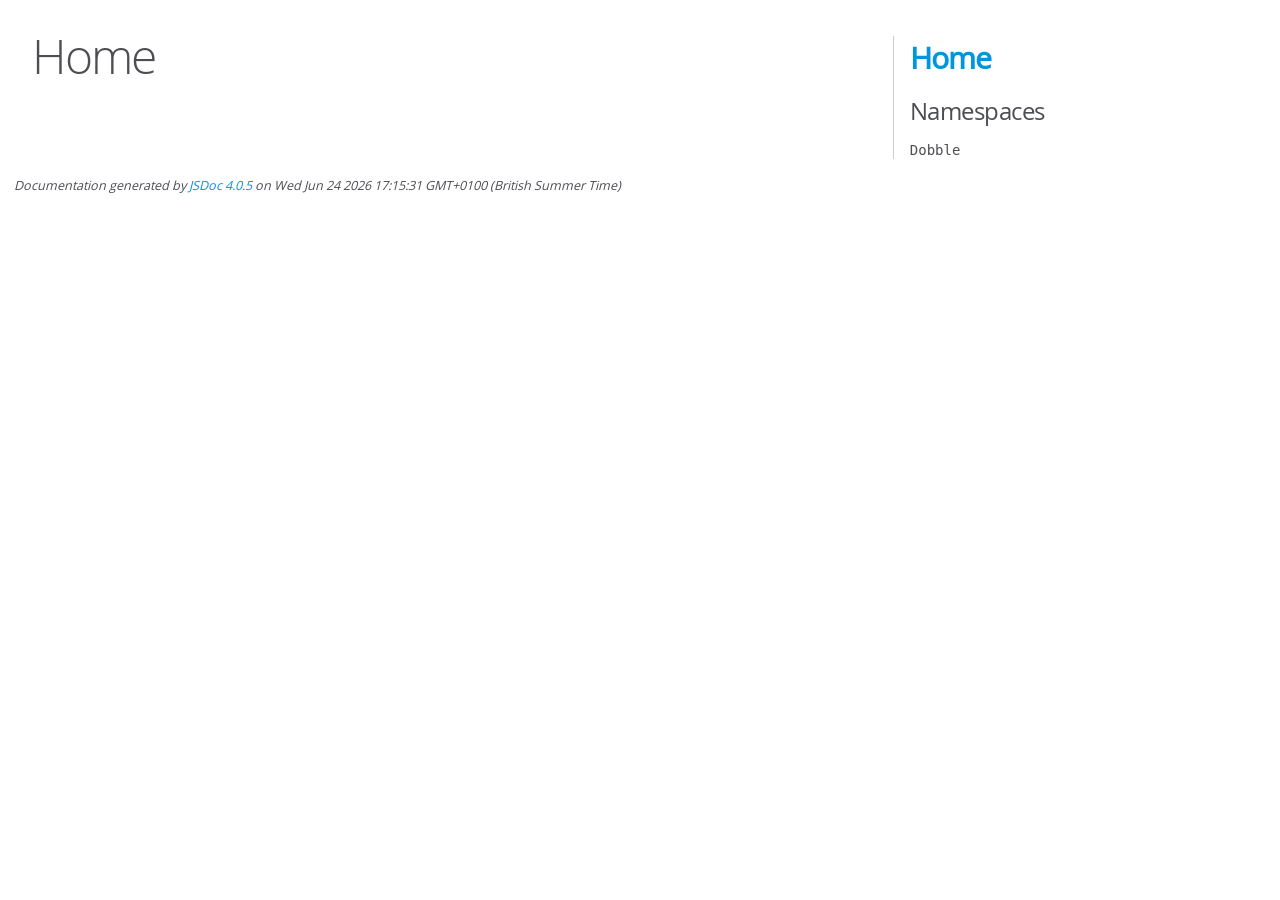
<file: docs/index.html>
<!DOCTYPE html>
<html lang="en">
<head>
    <meta charset="utf-8">
    <title>JSDoc: Home</title>

    <script src="scripts/prettify/prettify.js"> </script>
    <script src="scripts/prettify/lang-css.js"> </script>
    <!--[if lt IE 9]>
      <script src="//html5shiv.googlecode.com/svn/trunk/html5.js"></script>
    <![endif]-->
    <link type="text/css" rel="stylesheet" href="styles/prettify-tomorrow.css">
    <link type="text/css" rel="stylesheet" href="styles/jsdoc-default.css">
</head>

<body>

<div id="main">

    <h1 class="page-title">Home</h1>

    



    


    <h3> </h3>










    









</div>

<nav>
    <h2><a href="index.html">Home</a></h2><h3>Namespaces</h3><ul><li><a href="Dobble.html">Dobble</a></li></ul>
</nav>

<br class="clear">

<footer>
    Documentation generated by <a href="https://github.com/jsdoc/jsdoc">JSDoc 4.0.5</a> on Wed Jun 24 2026 17:15:31 GMT+0100 (British Summer Time)
</footer>

<script> prettyPrint(); </script>
<script src="scripts/linenumber.js"> </script>
</body>
</html>
</file>
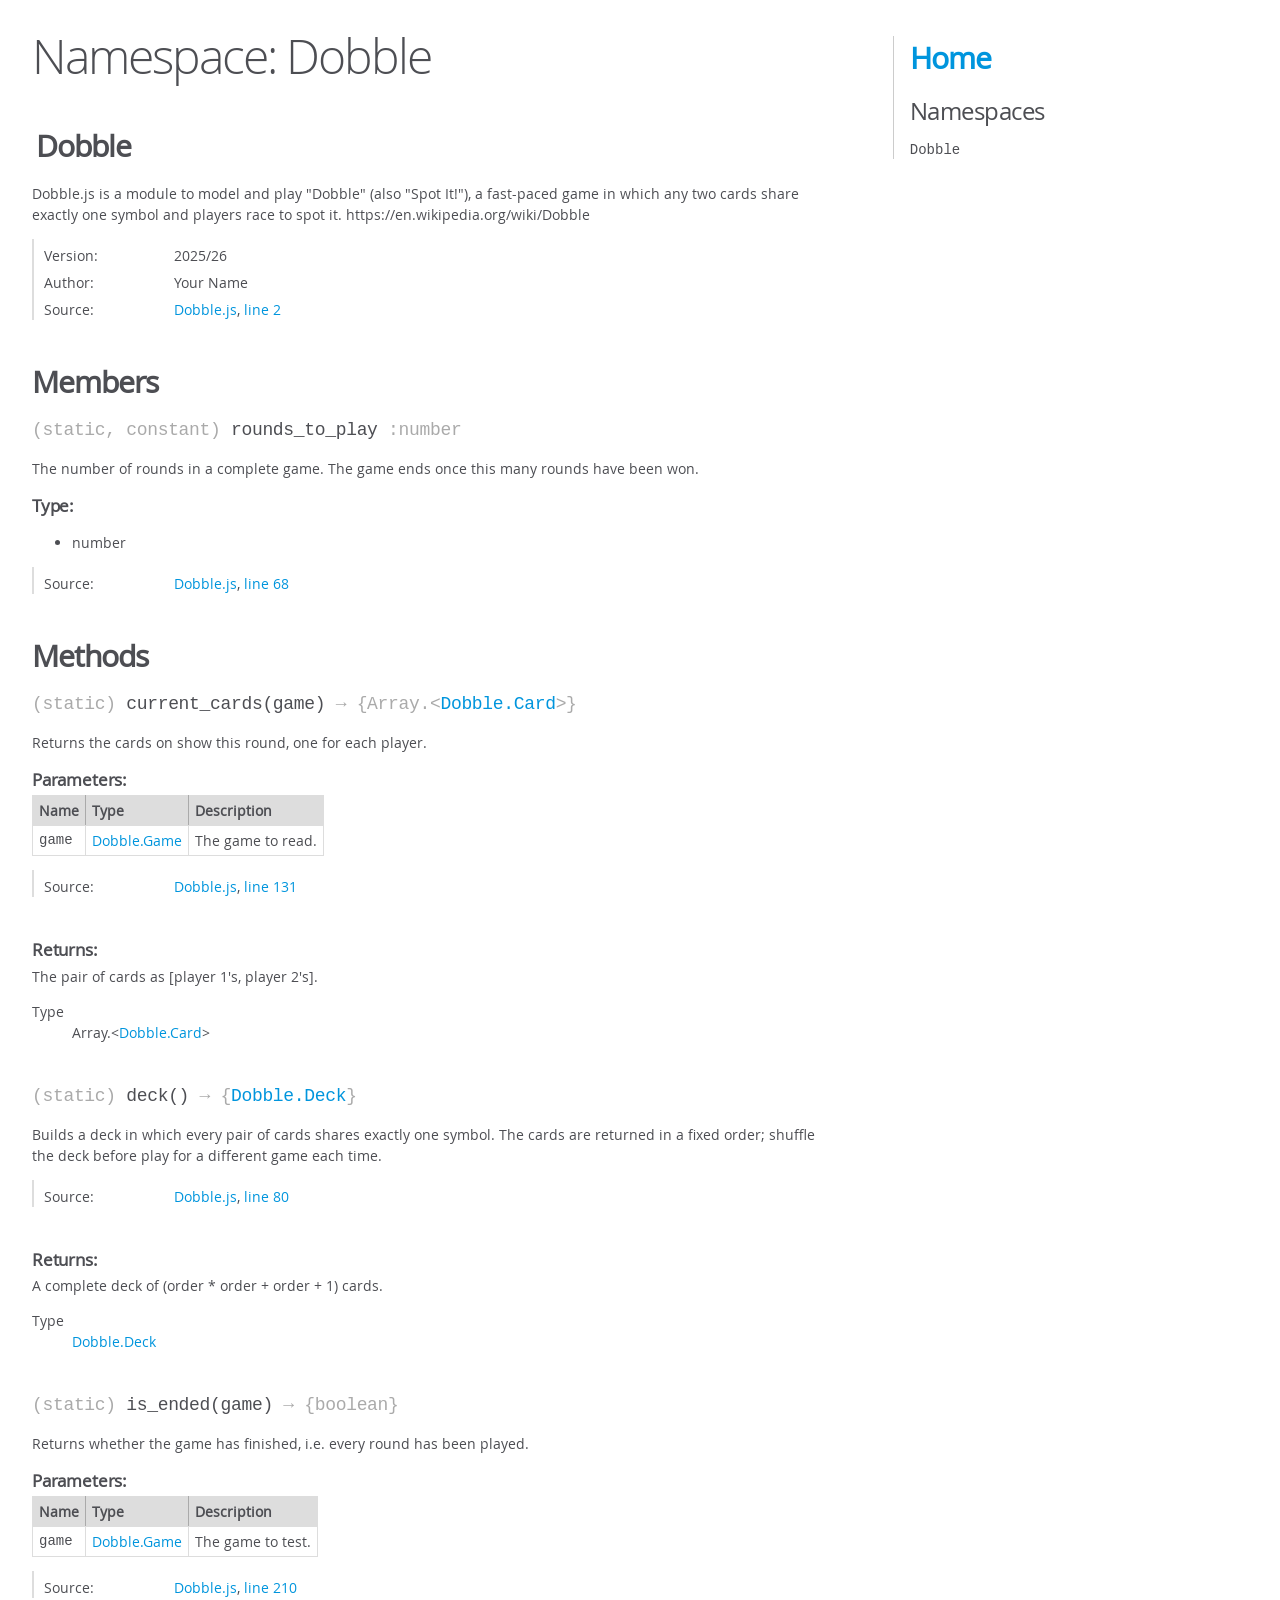
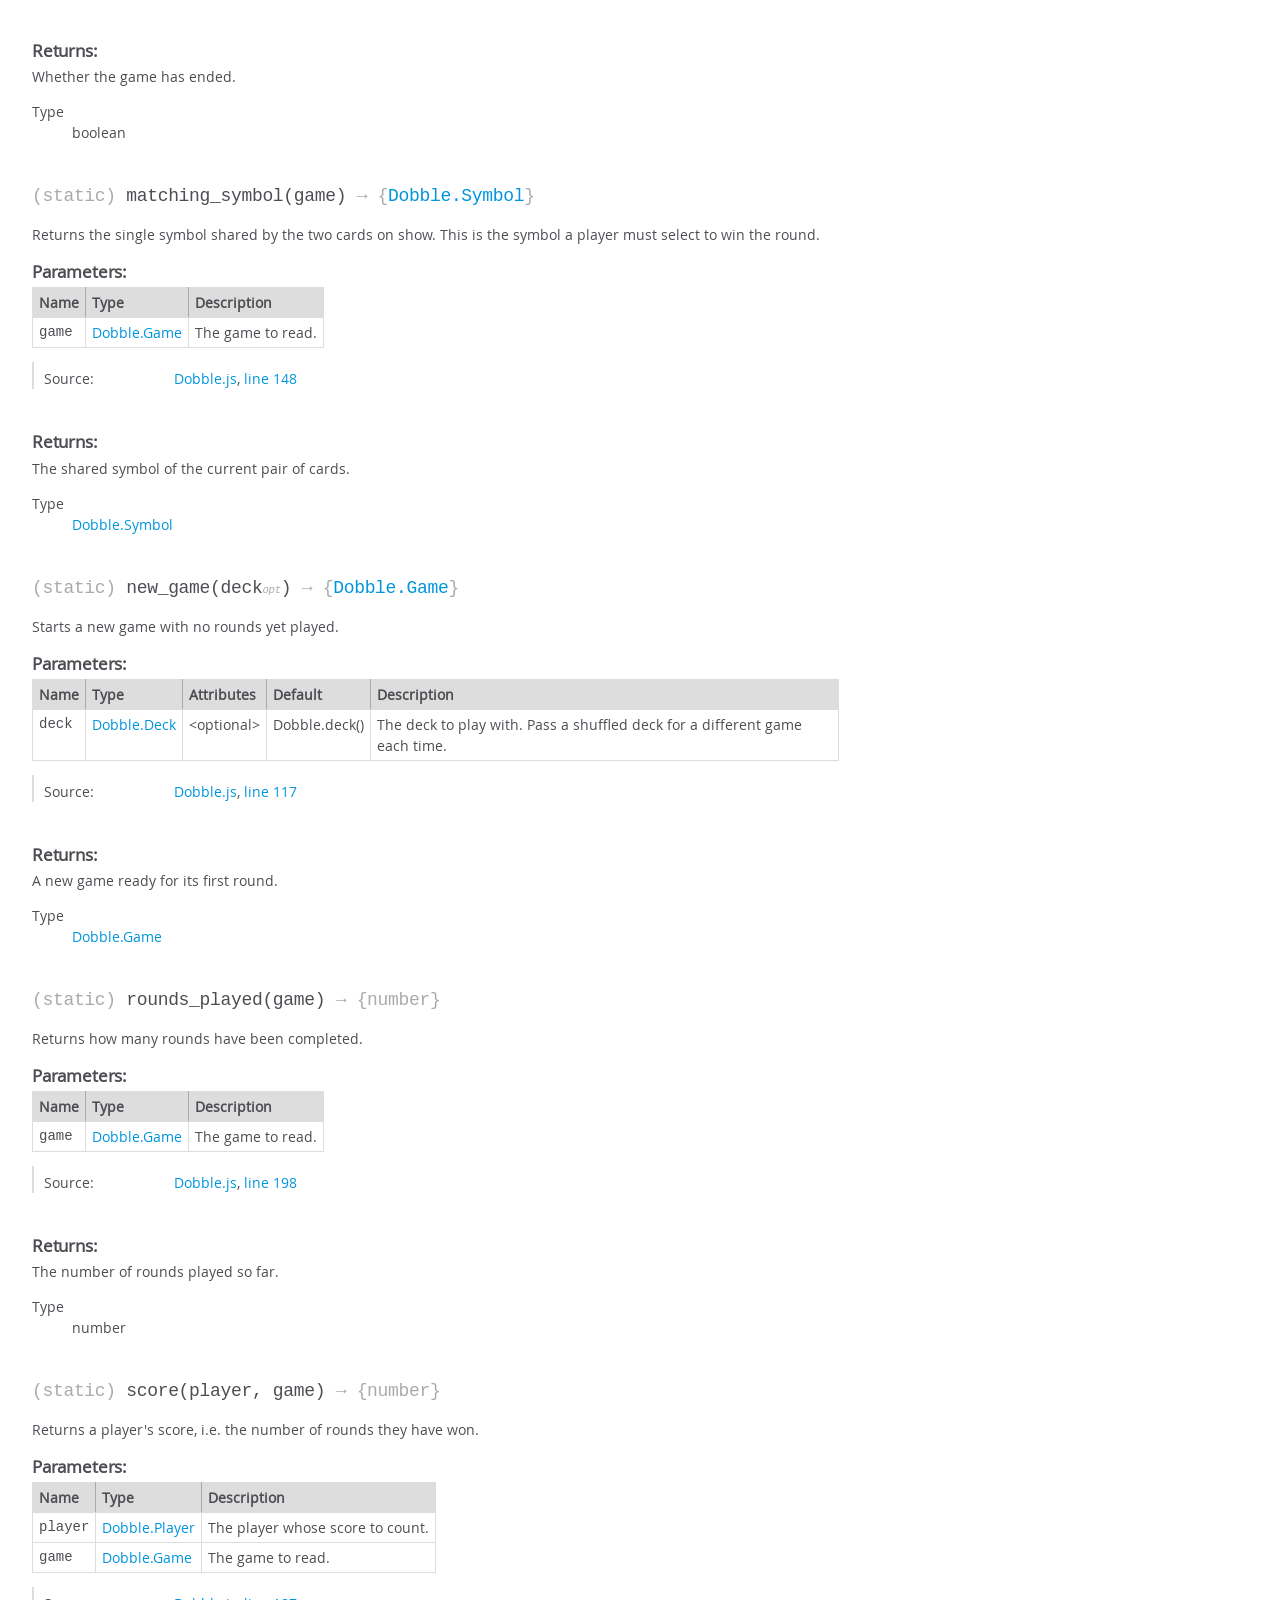
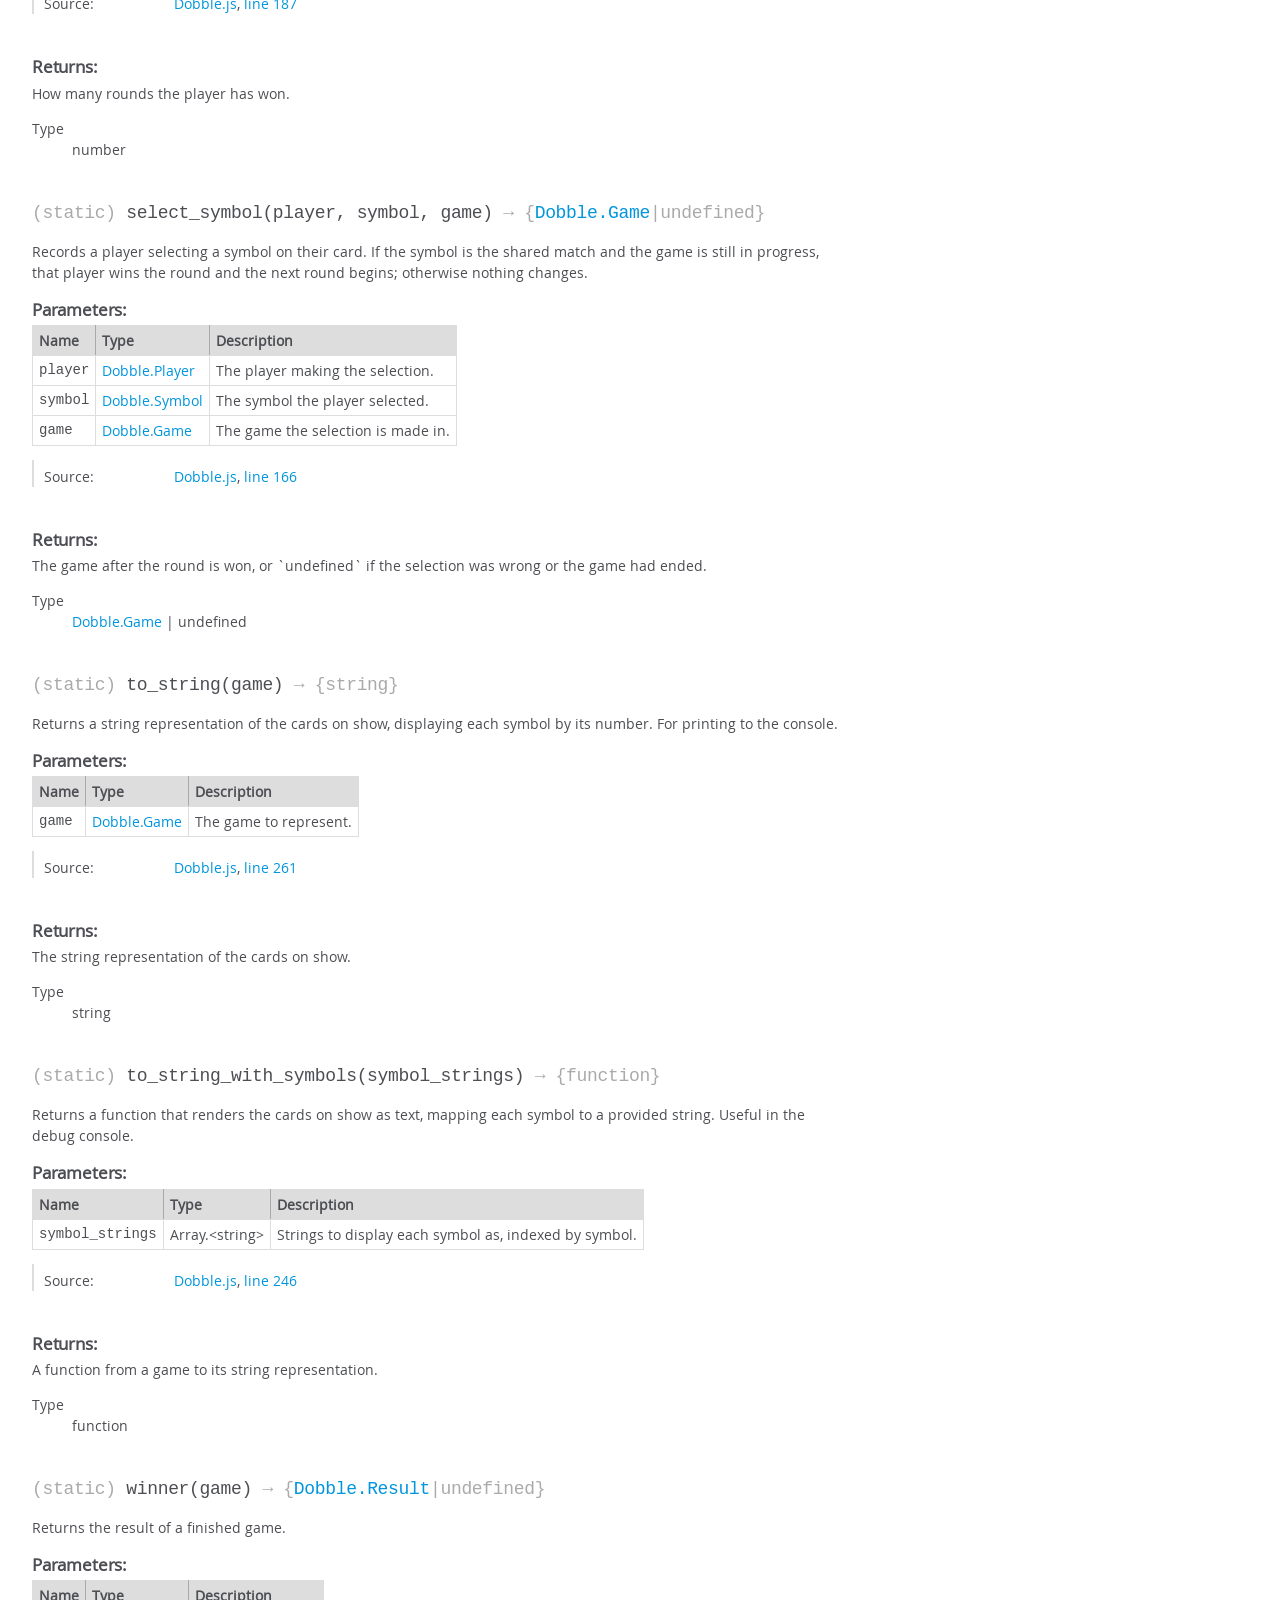
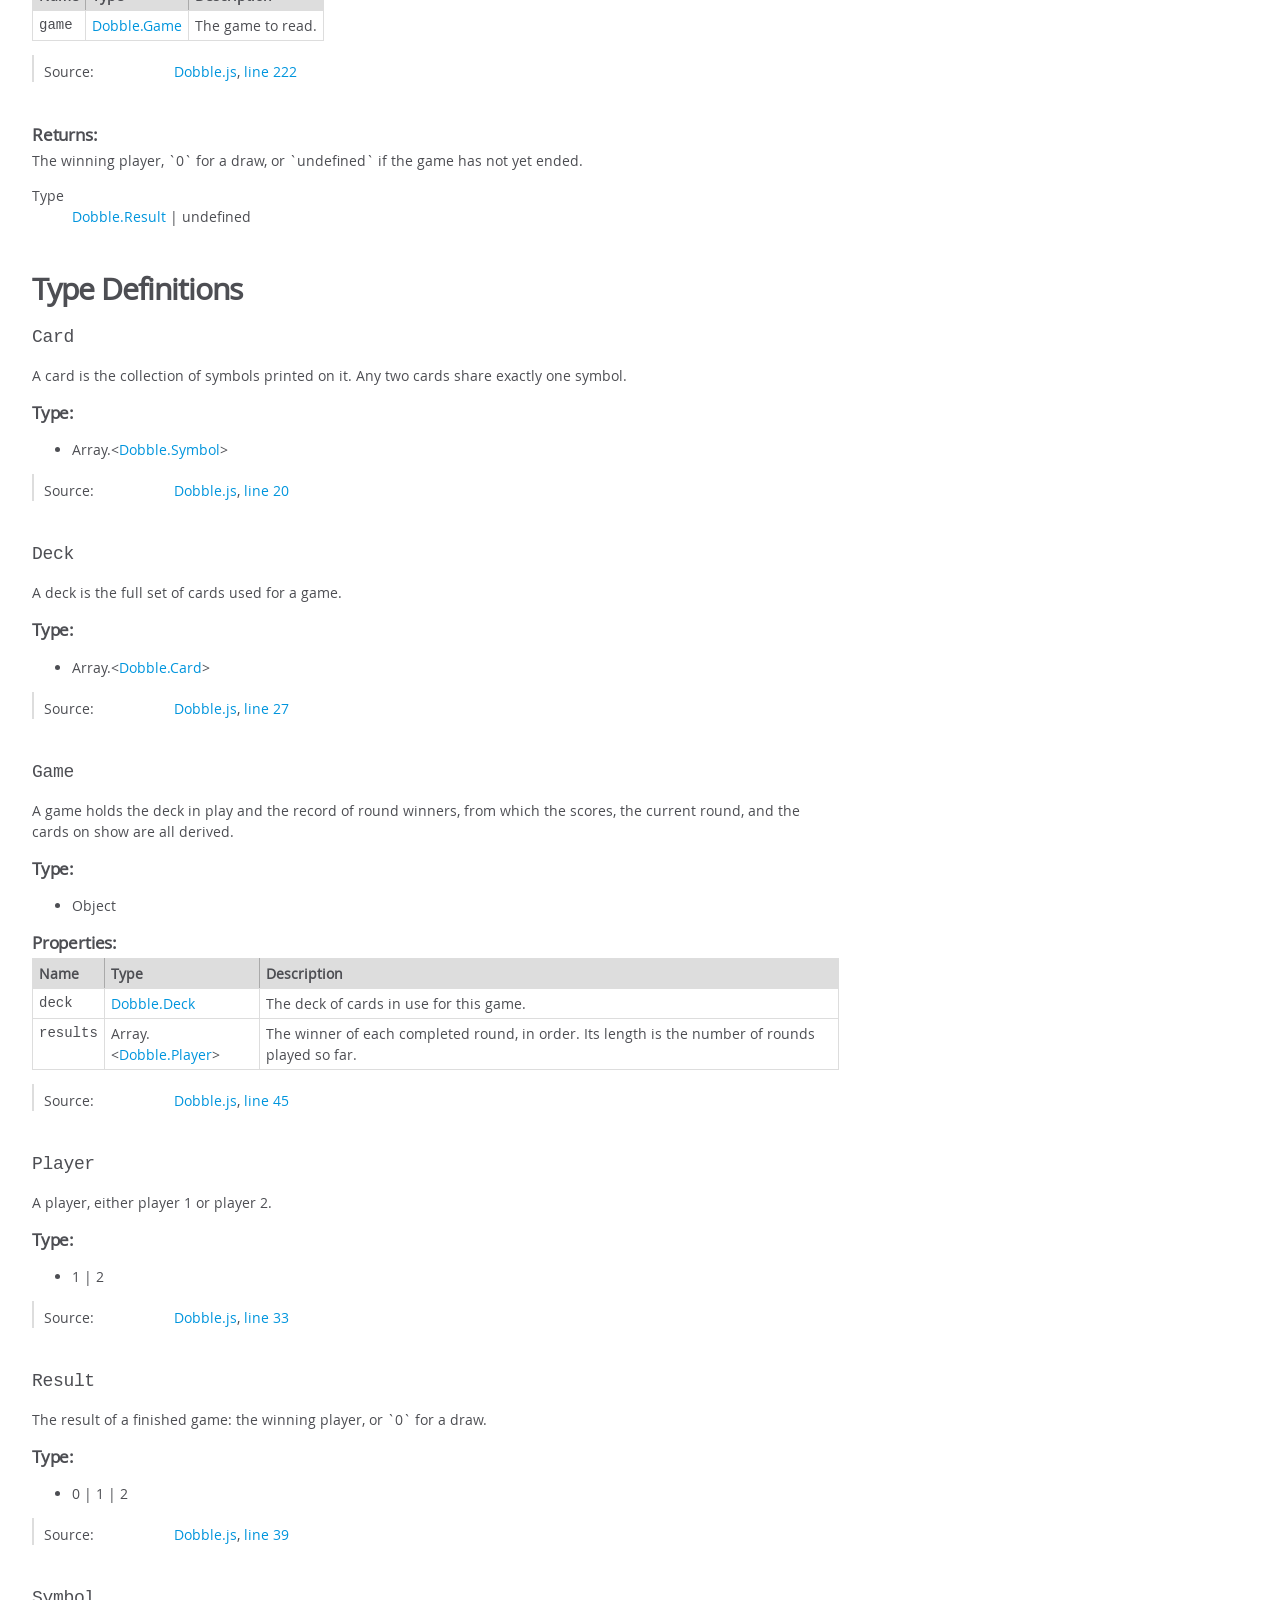
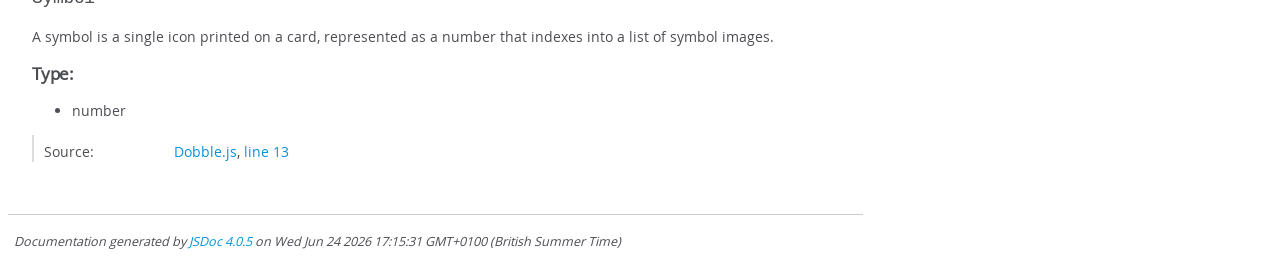
<file: docs/Dobble.html>
<!DOCTYPE html>
<html lang="en">
<head>
    <meta charset="utf-8">
    <title>JSDoc: Namespace: Dobble</title>

    <script src="scripts/prettify/prettify.js"> </script>
    <script src="scripts/prettify/lang-css.js"> </script>
    <!--[if lt IE 9]>
      <script src="//html5shiv.googlecode.com/svn/trunk/html5.js"></script>
    <![endif]-->
    <link type="text/css" rel="stylesheet" href="styles/prettify-tomorrow.css">
    <link type="text/css" rel="stylesheet" href="styles/jsdoc-default.css">
</head>

<body>

<div id="main">

    <h1 class="page-title">Namespace: Dobble</h1>

    




<section>

<header>
    
        <h2>Dobble</h2>
        
    
</header>

<article>
    <div class="container-overview">
    
        
            <div class="description">Dobble.js is a module to model and play "Dobble" (also "Spot It!"),a fast-paced game in which any two cards share exactly one symbol andplayers race to spot it.https://en.wikipedia.org/wiki/Dobble</div>
        

        


<dl class="details">

    
    <dt class="tag-version">Version:</dt>
    <dd class="tag-version"><ul class="dummy"><li>2025/26</li></ul></dd>
    

    

    

    

    

    

    

    

    
    <dt class="tag-author">Author:</dt>
    <dd class="tag-author">
        <ul>
            <li>Your Name</li>
        </ul>
    </dd>
    

    

    

    

    
    <dt class="tag-source">Source:</dt>
    <dd class="tag-source"><ul class="dummy"><li>
        <a href="Dobble.js.html">Dobble.js</a>, <a href="Dobble.js.html#line2">line 2</a>
    </li></ul></dd>
    

    

    

    
</dl>


        
    
    </div>

    

    

    

    

    

    

    
        <h3 class="subsection-title">Members</h3>

        
            
<h4 class="name" id=".rounds_to_play"><span class="type-signature">(static, constant) </span>rounds_to_play<span class="type-signature"> :number</span></h4>




<div class="description">
    The number of rounds in a complete game.The game ends once this many rounds have been won.
</div>



    <h5>Type:</h5>
    <ul>
        <li>
            
<span class="param-type">number</span>


        </li>
    </ul>





<dl class="details">

    

    

    

    

    

    

    

    

    

    

    

    

    
    <dt class="tag-source">Source:</dt>
    <dd class="tag-source"><ul class="dummy"><li>
        <a href="Dobble.js.html">Dobble.js</a>, <a href="Dobble.js.html#line68">line 68</a>
    </li></ul></dd>
    

    

    

    
</dl>






        
    

    
        <h3 class="subsection-title">Methods</h3>

        
            

    

    
    <h4 class="name" id=".current_cards"><span class="type-signature">(static) </span>current_cards<span class="signature">(game)</span><span class="type-signature"> &rarr; {Array.&lt;<a href="Dobble.html#.Card">Dobble.Card</a>>}</span></h4>
    

    



<div class="description">
    Returns the cards on show this round, one for each player.
</div>









    <h5>Parameters:</h5>
    

<table class="params">
    <thead>
    <tr>
        
        <th>Name</th>
        

        <th>Type</th>

        

        

        <th class="last">Description</th>
    </tr>
    </thead>

    <tbody>
    

        <tr>
            
                <td class="name"><code>game</code></td>
            

            <td class="type">
            
                
<span class="param-type"><a href="Dobble.html#.Game">Dobble.Game</a></span>


            
            </td>

            

            

            <td class="description last">The game to read.</td>
        </tr>

    
    </tbody>
</table>






<dl class="details">

    

    

    

    

    

    

    

    

    

    

    

    

    
    <dt class="tag-source">Source:</dt>
    <dd class="tag-source"><ul class="dummy"><li>
        <a href="Dobble.js.html">Dobble.js</a>, <a href="Dobble.js.html#line131">line 131</a>
    </li></ul></dd>
    

    

    

    
</dl>















<h5>Returns:</h5>

        
<div class="param-desc">
    The pair of cards as [player 1's, player 2's].
</div>



<dl>
    <dt>
        Type
    </dt>
    <dd>
        
<span class="param-type">Array.&lt;<a href="Dobble.html#.Card">Dobble.Card</a>></span>


    </dd>
</dl>

    





        
            

    

    
    <h4 class="name" id=".deck"><span class="type-signature">(static) </span>deck<span class="signature">()</span><span class="type-signature"> &rarr; {<a href="Dobble.html#.Deck">Dobble.Deck</a>}</span></h4>
    

    



<div class="description">
    Builds a deck in which every pair of cards shares exactly one symbol.The cards are returned in a fixed order; shuffle the deck before playfor a different game each time.
</div>













<dl class="details">

    

    

    

    

    

    

    

    

    

    

    

    

    
    <dt class="tag-source">Source:</dt>
    <dd class="tag-source"><ul class="dummy"><li>
        <a href="Dobble.js.html">Dobble.js</a>, <a href="Dobble.js.html#line80">line 80</a>
    </li></ul></dd>
    

    

    

    
</dl>















<h5>Returns:</h5>

        
<div class="param-desc">
    A complete deck of (order * order + order + 1) cards.
</div>



<dl>
    <dt>
        Type
    </dt>
    <dd>
        
<span class="param-type"><a href="Dobble.html#.Deck">Dobble.Deck</a></span>


    </dd>
</dl>

    





        
            

    

    
    <h4 class="name" id=".is_ended"><span class="type-signature">(static) </span>is_ended<span class="signature">(game)</span><span class="type-signature"> &rarr; {boolean}</span></h4>
    

    



<div class="description">
    Returns whether the game has finished,i.e. every round has been played.
</div>









    <h5>Parameters:</h5>
    

<table class="params">
    <thead>
    <tr>
        
        <th>Name</th>
        

        <th>Type</th>

        

        

        <th class="last">Description</th>
    </tr>
    </thead>

    <tbody>
    

        <tr>
            
                <td class="name"><code>game</code></td>
            

            <td class="type">
            
                
<span class="param-type"><a href="Dobble.html#.Game">Dobble.Game</a></span>


            
            </td>

            

            

            <td class="description last">The game to test.</td>
        </tr>

    
    </tbody>
</table>






<dl class="details">

    

    

    

    

    

    

    

    

    

    

    

    

    
    <dt class="tag-source">Source:</dt>
    <dd class="tag-source"><ul class="dummy"><li>
        <a href="Dobble.js.html">Dobble.js</a>, <a href="Dobble.js.html#line210">line 210</a>
    </li></ul></dd>
    

    

    

    
</dl>















<h5>Returns:</h5>

        
<div class="param-desc">
    Whether the game has ended.
</div>



<dl>
    <dt>
        Type
    </dt>
    <dd>
        
<span class="param-type">boolean</span>


    </dd>
</dl>

    





        
            

    

    
    <h4 class="name" id=".matching_symbol"><span class="type-signature">(static) </span>matching_symbol<span class="signature">(game)</span><span class="type-signature"> &rarr; {<a href="Dobble.html#.Symbol">Dobble.Symbol</a>}</span></h4>
    

    



<div class="description">
    Returns the single symbol shared by the two cards on show.This is the symbol a player must select to win the round.
</div>









    <h5>Parameters:</h5>
    

<table class="params">
    <thead>
    <tr>
        
        <th>Name</th>
        

        <th>Type</th>

        

        

        <th class="last">Description</th>
    </tr>
    </thead>

    <tbody>
    

        <tr>
            
                <td class="name"><code>game</code></td>
            

            <td class="type">
            
                
<span class="param-type"><a href="Dobble.html#.Game">Dobble.Game</a></span>


            
            </td>

            

            

            <td class="description last">The game to read.</td>
        </tr>

    
    </tbody>
</table>






<dl class="details">

    

    

    

    

    

    

    

    

    

    

    

    

    
    <dt class="tag-source">Source:</dt>
    <dd class="tag-source"><ul class="dummy"><li>
        <a href="Dobble.js.html">Dobble.js</a>, <a href="Dobble.js.html#line148">line 148</a>
    </li></ul></dd>
    

    

    

    
</dl>















<h5>Returns:</h5>

        
<div class="param-desc">
    The shared symbol of the current pair of cards.
</div>



<dl>
    <dt>
        Type
    </dt>
    <dd>
        
<span class="param-type"><a href="Dobble.html#.Symbol">Dobble.Symbol</a></span>


    </dd>
</dl>

    





        
            

    

    
    <h4 class="name" id=".new_game"><span class="type-signature">(static) </span>new_game<span class="signature">(deck<span class="signature-attributes">opt</span>)</span><span class="type-signature"> &rarr; {<a href="Dobble.html#.Game">Dobble.Game</a>}</span></h4>
    

    



<div class="description">
    Starts a new game with no rounds yet played.
</div>









    <h5>Parameters:</h5>
    

<table class="params">
    <thead>
    <tr>
        
        <th>Name</th>
        

        <th>Type</th>

        
        <th>Attributes</th>
        

        
        <th>Default</th>
        

        <th class="last">Description</th>
    </tr>
    </thead>

    <tbody>
    

        <tr>
            
                <td class="name"><code>deck</code></td>
            

            <td class="type">
            
                
<span class="param-type"><a href="Dobble.html#.Deck">Dobble.Deck</a></span>


            
            </td>

            
                <td class="attributes">
                
                    &lt;optional><br>
                

                

                
                </td>
            

            
                <td class="default">
                
                    Dobble.deck()
                
                </td>
            

            <td class="description last">The deck to play with.    Pass a shuffled deck for a different game each time.</td>
        </tr>

    
    </tbody>
</table>






<dl class="details">

    

    

    

    

    

    

    

    

    

    

    

    

    
    <dt class="tag-source">Source:</dt>
    <dd class="tag-source"><ul class="dummy"><li>
        <a href="Dobble.js.html">Dobble.js</a>, <a href="Dobble.js.html#line117">line 117</a>
    </li></ul></dd>
    

    

    

    
</dl>















<h5>Returns:</h5>

        
<div class="param-desc">
    A new game ready for its first round.
</div>



<dl>
    <dt>
        Type
    </dt>
    <dd>
        
<span class="param-type"><a href="Dobble.html#.Game">Dobble.Game</a></span>


    </dd>
</dl>

    





        
            

    

    
    <h4 class="name" id=".rounds_played"><span class="type-signature">(static) </span>rounds_played<span class="signature">(game)</span><span class="type-signature"> &rarr; {number}</span></h4>
    

    



<div class="description">
    Returns how many rounds have been completed.
</div>









    <h5>Parameters:</h5>
    

<table class="params">
    <thead>
    <tr>
        
        <th>Name</th>
        

        <th>Type</th>

        

        

        <th class="last">Description</th>
    </tr>
    </thead>

    <tbody>
    

        <tr>
            
                <td class="name"><code>game</code></td>
            

            <td class="type">
            
                
<span class="param-type"><a href="Dobble.html#.Game">Dobble.Game</a></span>


            
            </td>

            

            

            <td class="description last">The game to read.</td>
        </tr>

    
    </tbody>
</table>






<dl class="details">

    

    

    

    

    

    

    

    

    

    

    

    

    
    <dt class="tag-source">Source:</dt>
    <dd class="tag-source"><ul class="dummy"><li>
        <a href="Dobble.js.html">Dobble.js</a>, <a href="Dobble.js.html#line198">line 198</a>
    </li></ul></dd>
    

    

    

    
</dl>















<h5>Returns:</h5>

        
<div class="param-desc">
    The number of rounds played so far.
</div>



<dl>
    <dt>
        Type
    </dt>
    <dd>
        
<span class="param-type">number</span>


    </dd>
</dl>

    





        
            

    

    
    <h4 class="name" id=".score"><span class="type-signature">(static) </span>score<span class="signature">(player, game)</span><span class="type-signature"> &rarr; {number}</span></h4>
    

    



<div class="description">
    Returns a player's score, i.e. the number of rounds they have won.
</div>









    <h5>Parameters:</h5>
    

<table class="params">
    <thead>
    <tr>
        
        <th>Name</th>
        

        <th>Type</th>

        

        

        <th class="last">Description</th>
    </tr>
    </thead>

    <tbody>
    

        <tr>
            
                <td class="name"><code>player</code></td>
            

            <td class="type">
            
                
<span class="param-type"><a href="Dobble.html#.Player">Dobble.Player</a></span>


            
            </td>

            

            

            <td class="description last">The player whose score to count.</td>
        </tr>

    

        <tr>
            
                <td class="name"><code>game</code></td>
            

            <td class="type">
            
                
<span class="param-type"><a href="Dobble.html#.Game">Dobble.Game</a></span>


            
            </td>

            

            

            <td class="description last">The game to read.</td>
        </tr>

    
    </tbody>
</table>






<dl class="details">

    

    

    

    

    

    

    

    

    

    

    

    

    
    <dt class="tag-source">Source:</dt>
    <dd class="tag-source"><ul class="dummy"><li>
        <a href="Dobble.js.html">Dobble.js</a>, <a href="Dobble.js.html#line187">line 187</a>
    </li></ul></dd>
    

    

    

    
</dl>















<h5>Returns:</h5>

        
<div class="param-desc">
    How many rounds the player has won.
</div>



<dl>
    <dt>
        Type
    </dt>
    <dd>
        
<span class="param-type">number</span>


    </dd>
</dl>

    





        
            

    

    
    <h4 class="name" id=".select_symbol"><span class="type-signature">(static) </span>select_symbol<span class="signature">(player, symbol, game)</span><span class="type-signature"> &rarr; {<a href="Dobble.html#.Game">Dobble.Game</a>|undefined}</span></h4>
    

    



<div class="description">
    Records a player selecting a symbol on their card.If the symbol is the shared match and the game is still in progress,that player wins the round and the next round begins;otherwise nothing changes.
</div>









    <h5>Parameters:</h5>
    

<table class="params">
    <thead>
    <tr>
        
        <th>Name</th>
        

        <th>Type</th>

        

        

        <th class="last">Description</th>
    </tr>
    </thead>

    <tbody>
    

        <tr>
            
                <td class="name"><code>player</code></td>
            

            <td class="type">
            
                
<span class="param-type"><a href="Dobble.html#.Player">Dobble.Player</a></span>


            
            </td>

            

            

            <td class="description last">The player making the selection.</td>
        </tr>

    

        <tr>
            
                <td class="name"><code>symbol</code></td>
            

            <td class="type">
            
                
<span class="param-type"><a href="Dobble.html#.Symbol">Dobble.Symbol</a></span>


            
            </td>

            

            

            <td class="description last">The symbol the player selected.</td>
        </tr>

    

        <tr>
            
                <td class="name"><code>game</code></td>
            

            <td class="type">
            
                
<span class="param-type"><a href="Dobble.html#.Game">Dobble.Game</a></span>


            
            </td>

            

            

            <td class="description last">The game the selection is made in.</td>
        </tr>

    
    </tbody>
</table>






<dl class="details">

    

    

    

    

    

    

    

    

    

    

    

    

    
    <dt class="tag-source">Source:</dt>
    <dd class="tag-source"><ul class="dummy"><li>
        <a href="Dobble.js.html">Dobble.js</a>, <a href="Dobble.js.html#line166">line 166</a>
    </li></ul></dd>
    

    

    

    
</dl>















<h5>Returns:</h5>

        
<div class="param-desc">
    The game after the round is won,    or `undefined` if the selection was wrong or the game had ended.
</div>



<dl>
    <dt>
        Type
    </dt>
    <dd>
        
<span class="param-type"><a href="Dobble.html#.Game">Dobble.Game</a></span>
|

<span class="param-type">undefined</span>


    </dd>
</dl>

    





        
            

    

    
    <h4 class="name" id=".to_string"><span class="type-signature">(static) </span>to_string<span class="signature">(game)</span><span class="type-signature"> &rarr; {string}</span></h4>
    

    



<div class="description">
    Returns a string representation of the cards on show,displaying each symbol by its number. For printing to the console.
</div>









    <h5>Parameters:</h5>
    

<table class="params">
    <thead>
    <tr>
        
        <th>Name</th>
        

        <th>Type</th>

        

        

        <th class="last">Description</th>
    </tr>
    </thead>

    <tbody>
    

        <tr>
            
                <td class="name"><code>game</code></td>
            

            <td class="type">
            
                
<span class="param-type"><a href="Dobble.html#.Game">Dobble.Game</a></span>


            
            </td>

            

            

            <td class="description last">The game to represent.</td>
        </tr>

    
    </tbody>
</table>






<dl class="details">

    

    

    

    

    

    

    

    

    

    

    

    

    
    <dt class="tag-source">Source:</dt>
    <dd class="tag-source"><ul class="dummy"><li>
        <a href="Dobble.js.html">Dobble.js</a>, <a href="Dobble.js.html#line261">line 261</a>
    </li></ul></dd>
    

    

    

    
</dl>















<h5>Returns:</h5>

        
<div class="param-desc">
    The string representation of the cards on show.
</div>



<dl>
    <dt>
        Type
    </dt>
    <dd>
        
<span class="param-type">string</span>


    </dd>
</dl>

    





        
            

    

    
    <h4 class="name" id=".to_string_with_symbols"><span class="type-signature">(static) </span>to_string_with_symbols<span class="signature">(symbol_strings)</span><span class="type-signature"> &rarr; {function}</span></h4>
    

    



<div class="description">
    Returns a function that renders the cards on show as text,mapping each symbol to a provided string. Useful in the debug console.
</div>









    <h5>Parameters:</h5>
    

<table class="params">
    <thead>
    <tr>
        
        <th>Name</th>
        

        <th>Type</th>

        

        

        <th class="last">Description</th>
    </tr>
    </thead>

    <tbody>
    

        <tr>
            
                <td class="name"><code>symbol_strings</code></td>
            

            <td class="type">
            
                
<span class="param-type">Array.&lt;string></span>


            
            </td>

            

            

            <td class="description last">Strings to display each symbol as,    indexed by symbol.</td>
        </tr>

    
    </tbody>
</table>






<dl class="details">

    

    

    

    

    

    

    

    

    

    

    

    

    
    <dt class="tag-source">Source:</dt>
    <dd class="tag-source"><ul class="dummy"><li>
        <a href="Dobble.js.html">Dobble.js</a>, <a href="Dobble.js.html#line246">line 246</a>
    </li></ul></dd>
    

    

    

    
</dl>















<h5>Returns:</h5>

        
<div class="param-desc">
    A function from a game to its string representation.
</div>



<dl>
    <dt>
        Type
    </dt>
    <dd>
        
<span class="param-type">function</span>


    </dd>
</dl>

    





        
            

    

    
    <h4 class="name" id=".winner"><span class="type-signature">(static) </span>winner<span class="signature">(game)</span><span class="type-signature"> &rarr; {<a href="Dobble.html#.Result">Dobble.Result</a>|undefined}</span></h4>
    

    



<div class="description">
    Returns the result of a finished game.
</div>









    <h5>Parameters:</h5>
    

<table class="params">
    <thead>
    <tr>
        
        <th>Name</th>
        

        <th>Type</th>

        

        

        <th class="last">Description</th>
    </tr>
    </thead>

    <tbody>
    

        <tr>
            
                <td class="name"><code>game</code></td>
            

            <td class="type">
            
                
<span class="param-type"><a href="Dobble.html#.Game">Dobble.Game</a></span>


            
            </td>

            

            

            <td class="description last">The game to read.</td>
        </tr>

    
    </tbody>
</table>






<dl class="details">

    

    

    

    

    

    

    

    

    

    

    

    

    
    <dt class="tag-source">Source:</dt>
    <dd class="tag-source"><ul class="dummy"><li>
        <a href="Dobble.js.html">Dobble.js</a>, <a href="Dobble.js.html#line222">line 222</a>
    </li></ul></dd>
    

    

    

    
</dl>















<h5>Returns:</h5>

        
<div class="param-desc">
    The winning player, `0` for a draw,    or `undefined` if the game has not yet ended.
</div>



<dl>
    <dt>
        Type
    </dt>
    <dd>
        
<span class="param-type"><a href="Dobble.html#.Result">Dobble.Result</a></span>
|

<span class="param-type">undefined</span>


    </dd>
</dl>

    





        
    

    
        <h3 class="subsection-title">Type Definitions</h3>

        
                
<h4 class="name" id=".Card">Card</h4>




<div class="description">
    A card is the collection of symbols printed on it.Any two cards share exactly one symbol.
</div>



    <h5>Type:</h5>
    <ul>
        <li>
            
<span class="param-type">Array.&lt;<a href="Dobble.html#.Symbol">Dobble.Symbol</a>></span>


        </li>
    </ul>





<dl class="details">

    

    

    

    

    

    

    

    

    

    

    

    

    
    <dt class="tag-source">Source:</dt>
    <dd class="tag-source"><ul class="dummy"><li>
        <a href="Dobble.js.html">Dobble.js</a>, <a href="Dobble.js.html#line20">line 20</a>
    </li></ul></dd>
    

    

    

    
</dl>






            
                
<h4 class="name" id=".Deck">Deck</h4>




<div class="description">
    A deck is the full set of cards used for a game.
</div>



    <h5>Type:</h5>
    <ul>
        <li>
            
<span class="param-type">Array.&lt;<a href="Dobble.html#.Card">Dobble.Card</a>></span>


        </li>
    </ul>





<dl class="details">

    

    

    

    

    

    

    

    

    

    

    

    

    
    <dt class="tag-source">Source:</dt>
    <dd class="tag-source"><ul class="dummy"><li>
        <a href="Dobble.js.html">Dobble.js</a>, <a href="Dobble.js.html#line27">line 27</a>
    </li></ul></dd>
    

    

    

    
</dl>






            
                
<h4 class="name" id=".Game">Game</h4>




<div class="description">
    A game holds the deck in play and the record of round winners,from which the scores, the current round, and the cards on showare all derived.
</div>



    <h5>Type:</h5>
    <ul>
        <li>
            
<span class="param-type">Object</span>


        </li>
    </ul>





    <h5 class="subsection-title">Properties:</h5>

    

<table class="props">
    <thead>
    <tr>
        
        <th>Name</th>
        

        <th>Type</th>

        

        

        <th class="last">Description</th>
    </tr>
    </thead>

    <tbody>
    

        <tr>
            
                <td class="name"><code>deck</code></td>
            

            <td class="type">
            
                
<span class="param-type"><a href="Dobble.html#.Deck">Dobble.Deck</a></span>


            
            </td>

            

            

            <td class="description last">The deck of cards in use for this game.</td>
        </tr>

    

        <tr>
            
                <td class="name"><code>results</code></td>
            

            <td class="type">
            
                
<span class="param-type">Array.&lt;<a href="Dobble.html#.Player">Dobble.Player</a>></span>


            
            </td>

            

            

            <td class="description last">The winner of each completed round,    in order. Its length is the number of rounds played so far.</td>
        </tr>

    
    </tbody>
</table>




<dl class="details">

    

    

    

    

    

    

    

    

    

    

    

    

    
    <dt class="tag-source">Source:</dt>
    <dd class="tag-source"><ul class="dummy"><li>
        <a href="Dobble.js.html">Dobble.js</a>, <a href="Dobble.js.html#line45">line 45</a>
    </li></ul></dd>
    

    

    

    
</dl>






            
                
<h4 class="name" id=".Player">Player</h4>




<div class="description">
    A player, either player 1 or player 2.
</div>



    <h5>Type:</h5>
    <ul>
        <li>
            
<span class="param-type">1</span>
|

<span class="param-type">2</span>


        </li>
    </ul>





<dl class="details">

    

    

    

    

    

    

    

    

    

    

    

    

    
    <dt class="tag-source">Source:</dt>
    <dd class="tag-source"><ul class="dummy"><li>
        <a href="Dobble.js.html">Dobble.js</a>, <a href="Dobble.js.html#line33">line 33</a>
    </li></ul></dd>
    

    

    

    
</dl>






            
                
<h4 class="name" id=".Result">Result</h4>




<div class="description">
    The result of a finished game: the winning player, or `0` for a draw.
</div>



    <h5>Type:</h5>
    <ul>
        <li>
            
<span class="param-type">0</span>
|

<span class="param-type">1</span>
|

<span class="param-type">2</span>


        </li>
    </ul>





<dl class="details">

    

    

    

    

    

    

    

    

    

    

    

    

    
    <dt class="tag-source">Source:</dt>
    <dd class="tag-source"><ul class="dummy"><li>
        <a href="Dobble.js.html">Dobble.js</a>, <a href="Dobble.js.html#line39">line 39</a>
    </li></ul></dd>
    

    

    

    
</dl>






            
                
<h4 class="name" id=".Symbol">Symbol</h4>




<div class="description">
    A symbol is a single icon printed on a card,represented as a number that indexes into a list of symbol images.
</div>



    <h5>Type:</h5>
    <ul>
        <li>
            
<span class="param-type">number</span>


        </li>
    </ul>





<dl class="details">

    

    

    

    

    

    

    

    

    

    

    

    

    
    <dt class="tag-source">Source:</dt>
    <dd class="tag-source"><ul class="dummy"><li>
        <a href="Dobble.js.html">Dobble.js</a>, <a href="Dobble.js.html#line13">line 13</a>
    </li></ul></dd>
    

    

    

    
</dl>






            
    

    
</article>

</section>




</div>

<nav>
    <h2><a href="index.html">Home</a></h2><h3>Namespaces</h3><ul><li><a href="Dobble.html">Dobble</a></li></ul>
</nav>

<br class="clear">

<footer>
    Documentation generated by <a href="https://github.com/jsdoc/jsdoc">JSDoc 4.0.5</a> on Wed Jun 24 2026 17:15:31 GMT+0100 (British Summer Time)
</footer>

<script> prettyPrint(); </script>
<script src="scripts/linenumber.js"> </script>
</body>
</html>
</file>
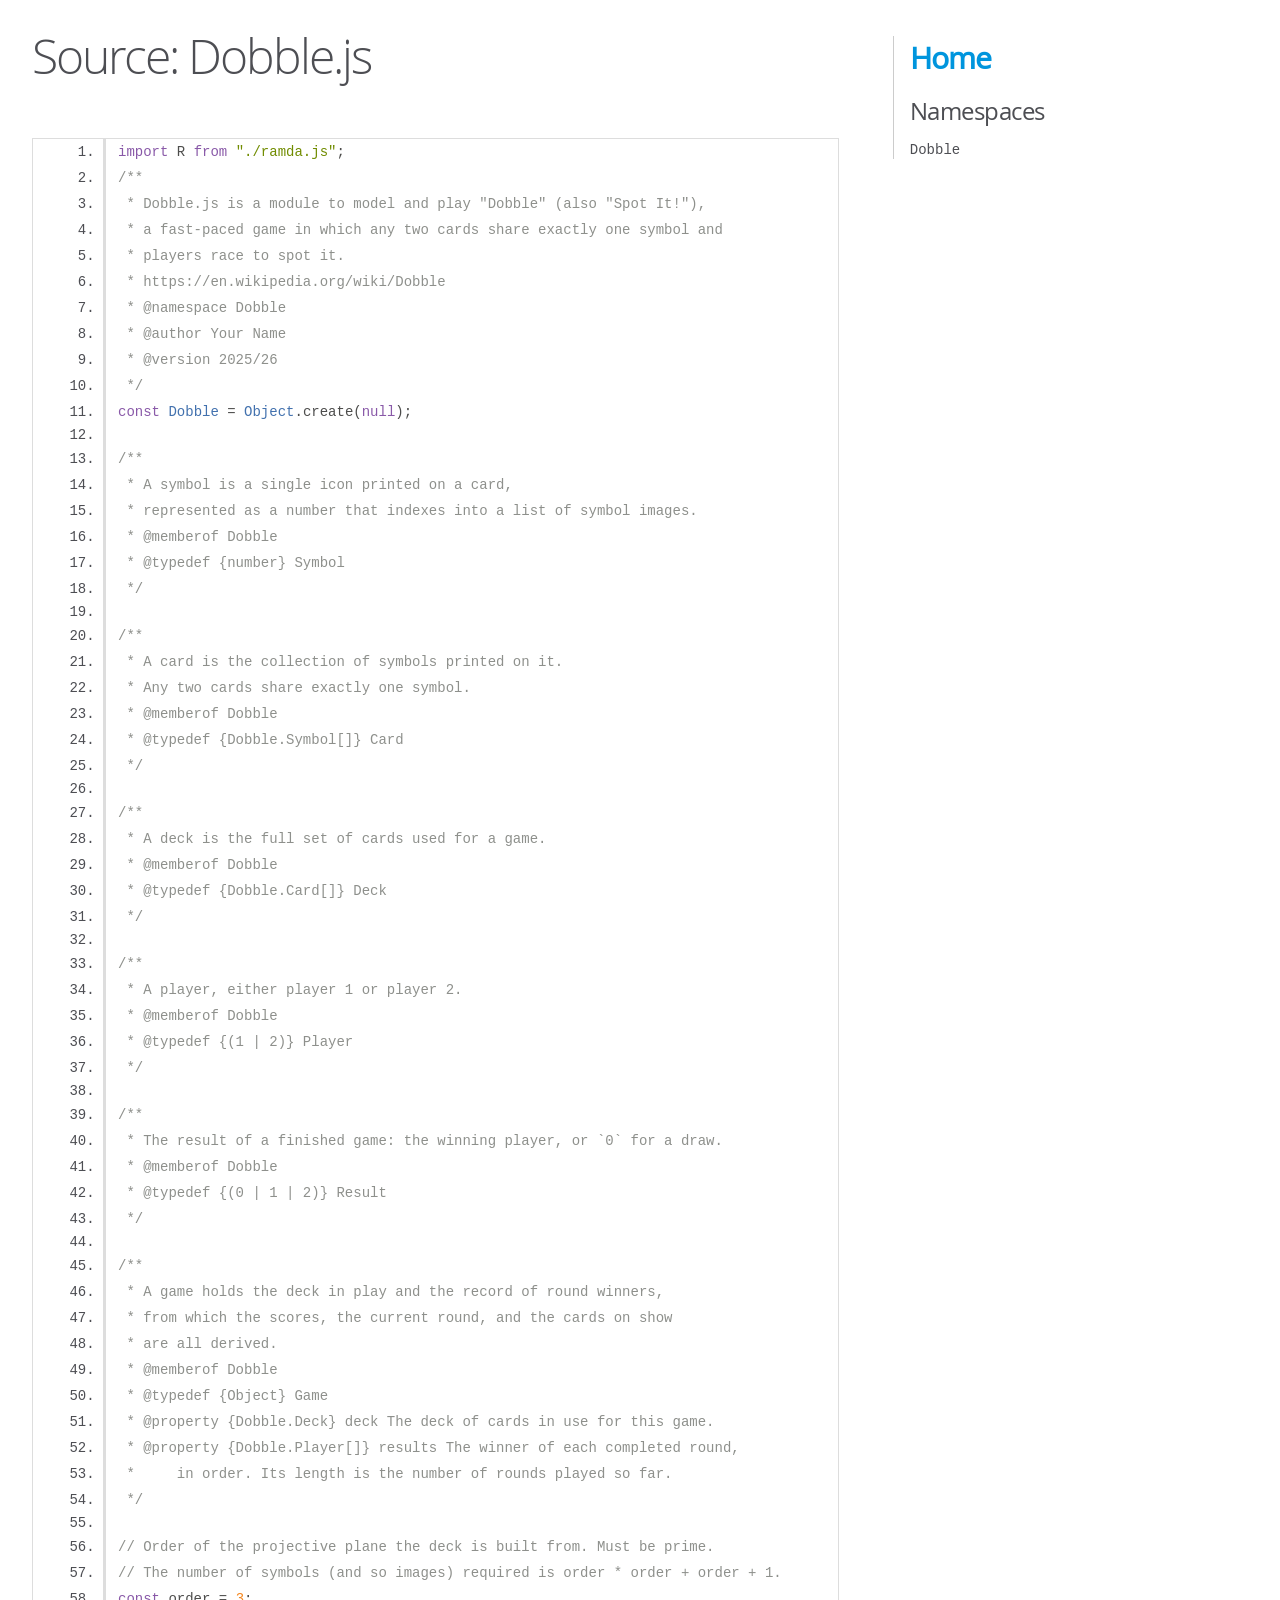
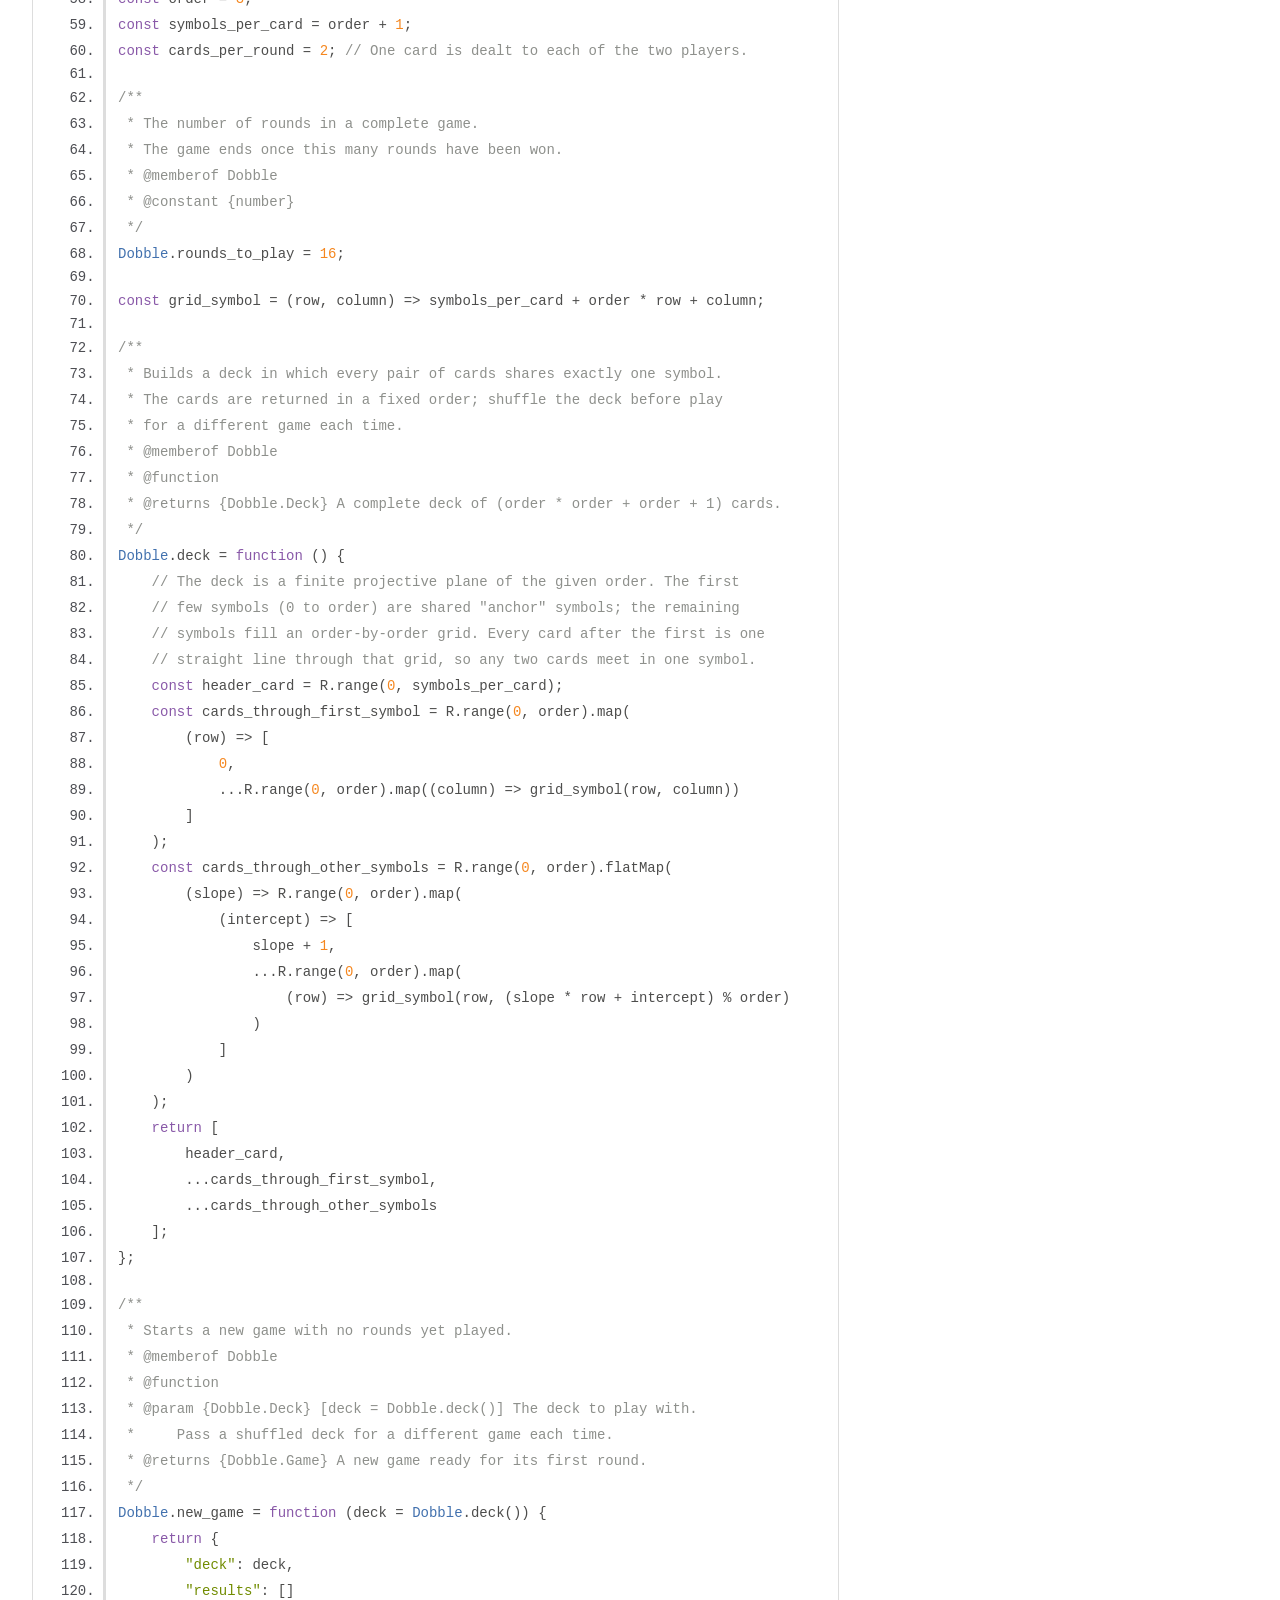
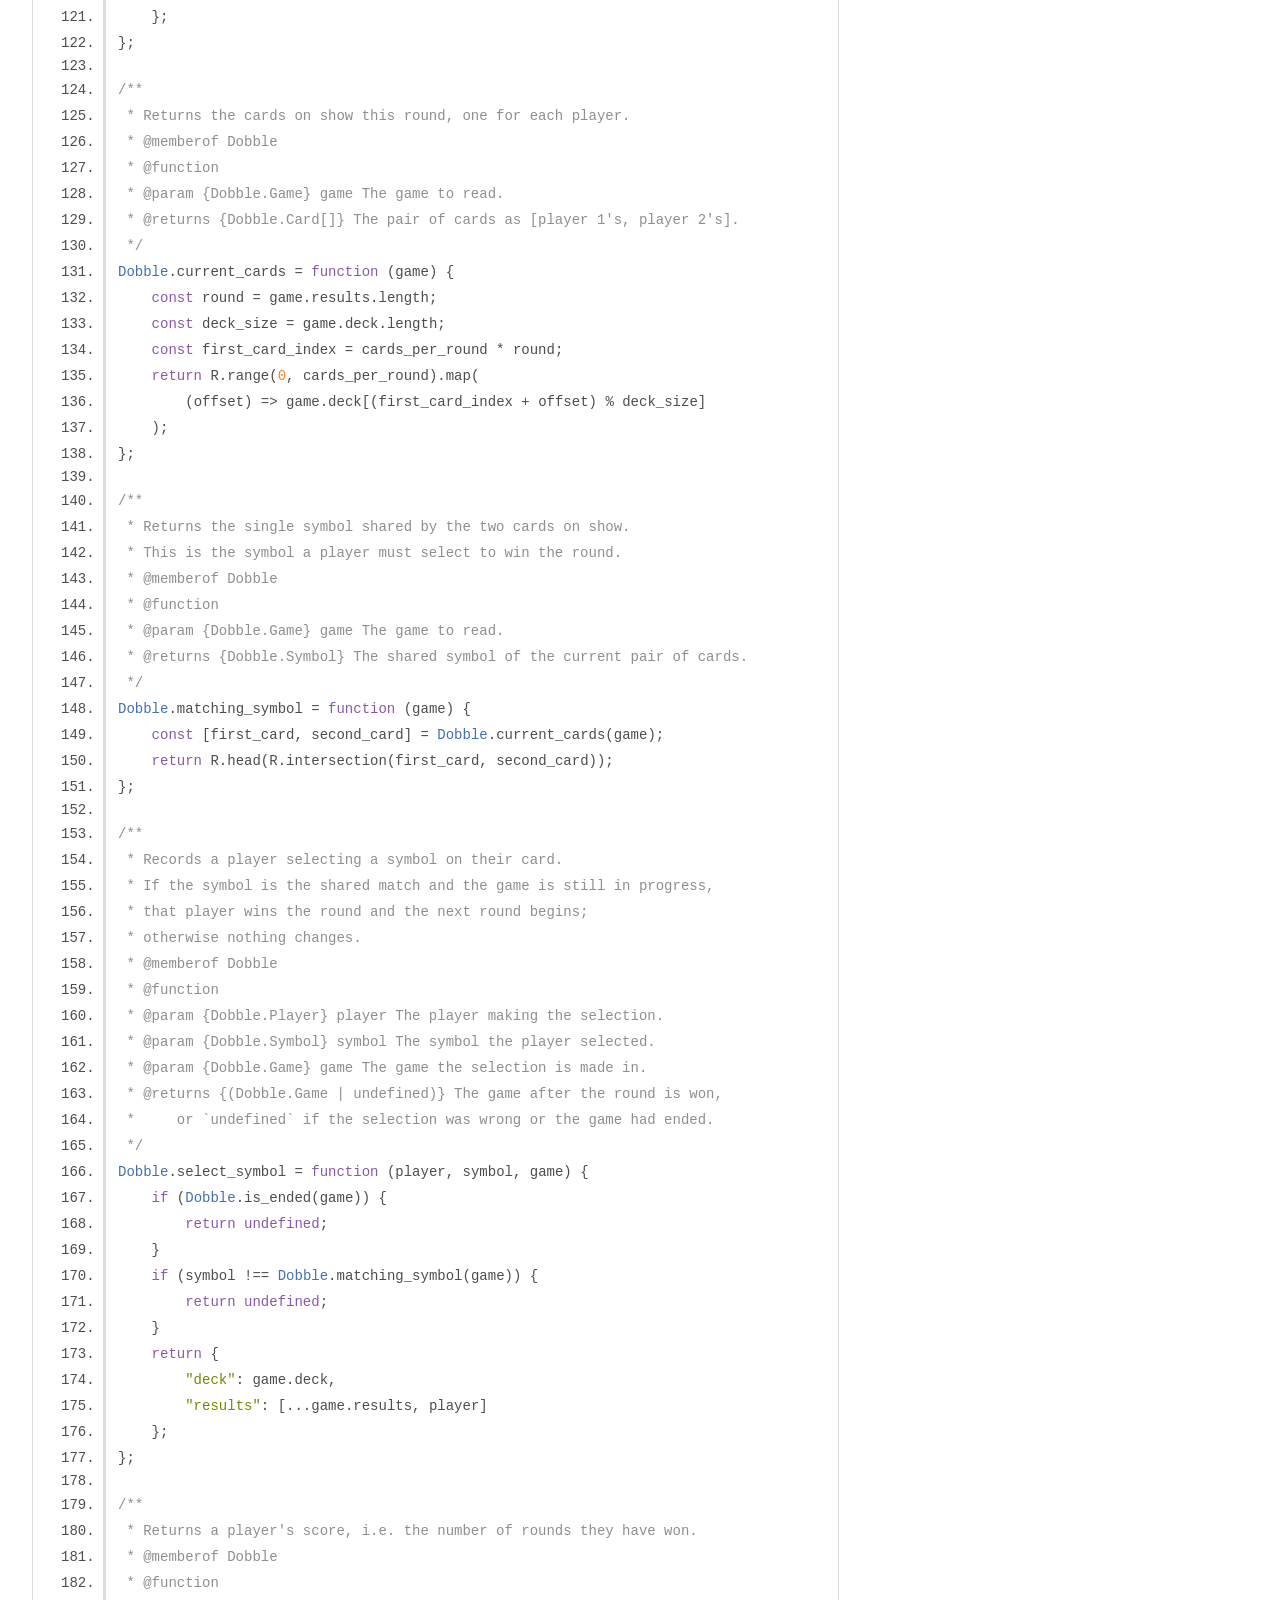
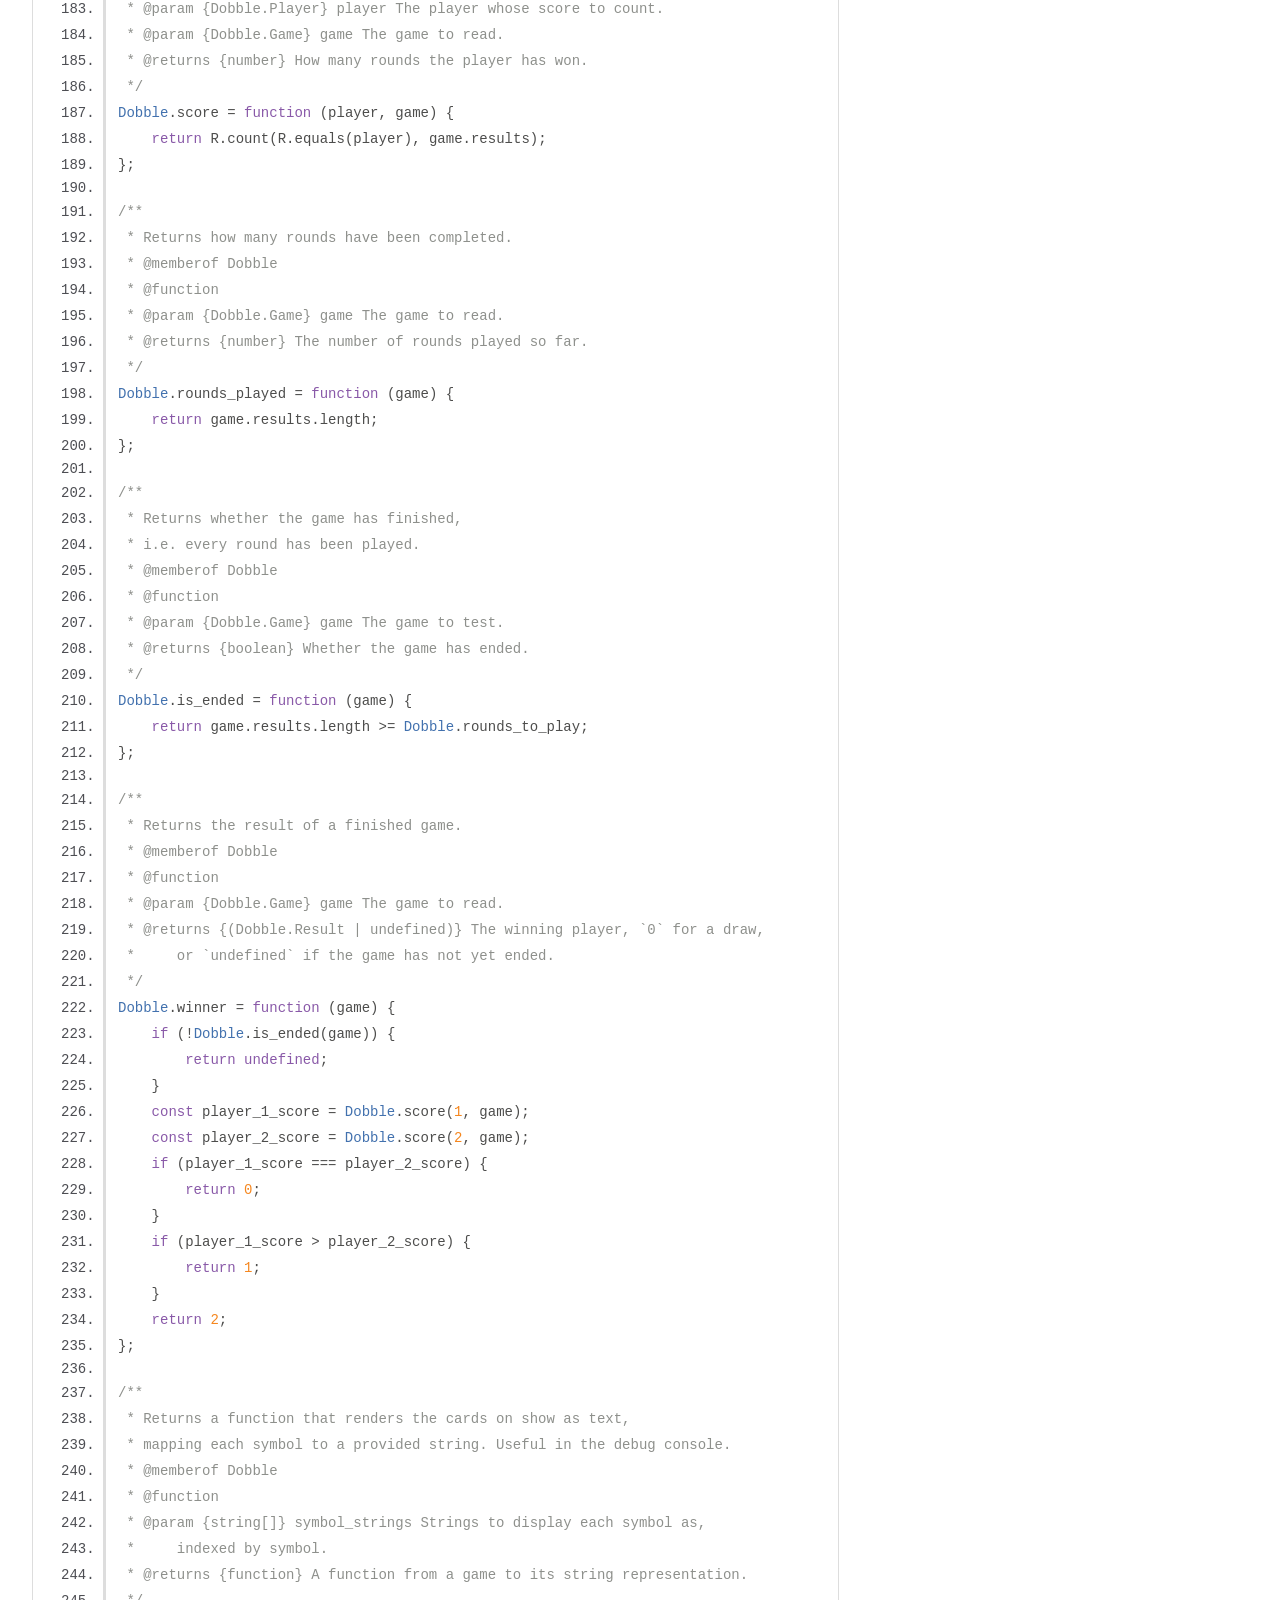
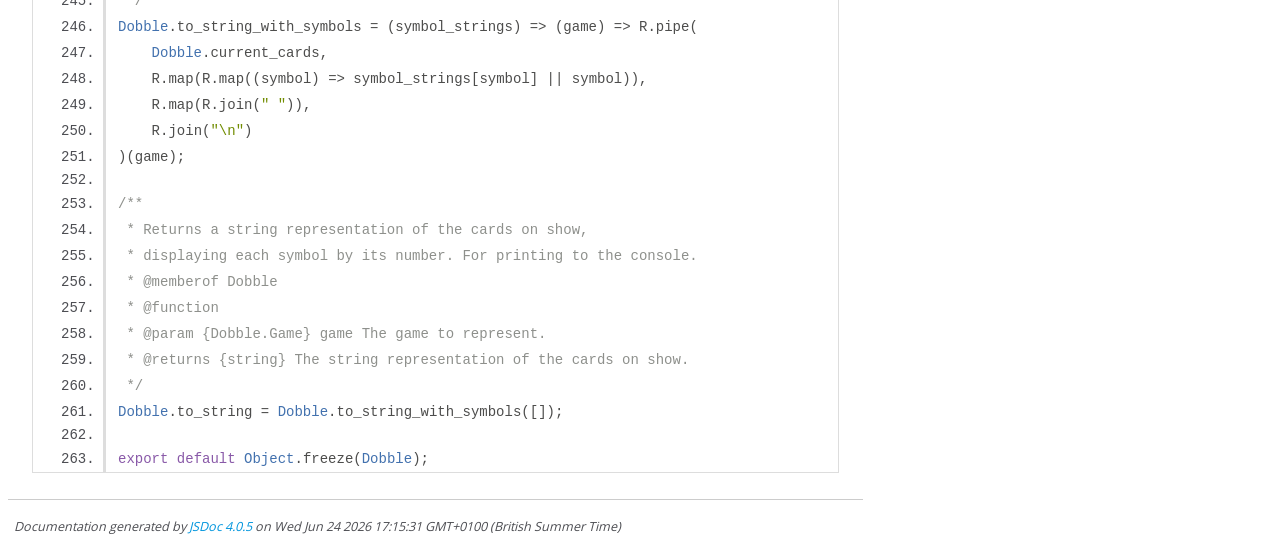
<file: docs/Dobble.js.html>
<!DOCTYPE html>
<html lang="en">
<head>
    <meta charset="utf-8">
    <title>JSDoc: Source: Dobble.js</title>

    <script src="scripts/prettify/prettify.js"> </script>
    <script src="scripts/prettify/lang-css.js"> </script>
    <!--[if lt IE 9]>
      <script src="//html5shiv.googlecode.com/svn/trunk/html5.js"></script>
    <![endif]-->
    <link type="text/css" rel="stylesheet" href="styles/prettify-tomorrow.css">
    <link type="text/css" rel="stylesheet" href="styles/jsdoc-default.css">
</head>

<body>

<div id="main">

    <h1 class="page-title">Source: Dobble.js</h1>

    



    
    <section>
        <article>
            <pre class="prettyprint source linenums"><code>import R from "./ramda.js";
/**
 * Dobble.js is a module to model and play "Dobble" (also "Spot It!"),
 * a fast-paced game in which any two cards share exactly one symbol and
 * players race to spot it.
 * https://en.wikipedia.org/wiki/Dobble
 * @namespace Dobble
 * @author Your Name
 * @version 2025/26
 */
const Dobble = Object.create(null);

/**
 * A symbol is a single icon printed on a card,
 * represented as a number that indexes into a list of symbol images.
 * @memberof Dobble
 * @typedef {number} Symbol
 */

/**
 * A card is the collection of symbols printed on it.
 * Any two cards share exactly one symbol.
 * @memberof Dobble
 * @typedef {Dobble.Symbol[]} Card
 */

/**
 * A deck is the full set of cards used for a game.
 * @memberof Dobble
 * @typedef {Dobble.Card[]} Deck
 */

/**
 * A player, either player 1 or player 2.
 * @memberof Dobble
 * @typedef {(1 | 2)} Player
 */

/**
 * The result of a finished game: the winning player, or `0` for a draw.
 * @memberof Dobble
 * @typedef {(0 | 1 | 2)} Result
 */

/**
 * A game holds the deck in play and the record of round winners,
 * from which the scores, the current round, and the cards on show
 * are all derived.
 * @memberof Dobble
 * @typedef {Object} Game
 * @property {Dobble.Deck} deck The deck of cards in use for this game.
 * @property {Dobble.Player[]} results The winner of each completed round,
 *     in order. Its length is the number of rounds played so far.
 */

// Order of the projective plane the deck is built from. Must be prime.
// The number of symbols (and so images) required is order * order + order + 1.
const order = 3;
const symbols_per_card = order + 1;
const cards_per_round = 2; // One card is dealt to each of the two players.

/**
 * The number of rounds in a complete game.
 * The game ends once this many rounds have been won.
 * @memberof Dobble
 * @constant {number}
 */
Dobble.rounds_to_play = 16;

const grid_symbol = (row, column) => symbols_per_card + order * row + column;

/**
 * Builds a deck in which every pair of cards shares exactly one symbol.
 * The cards are returned in a fixed order; shuffle the deck before play
 * for a different game each time.
 * @memberof Dobble
 * @function
 * @returns {Dobble.Deck} A complete deck of (order * order + order + 1) cards.
 */
Dobble.deck = function () {
    // The deck is a finite projective plane of the given order. The first
    // few symbols (0 to order) are shared "anchor" symbols; the remaining
    // symbols fill an order-by-order grid. Every card after the first is one
    // straight line through that grid, so any two cards meet in one symbol.
    const header_card = R.range(0, symbols_per_card);
    const cards_through_first_symbol = R.range(0, order).map(
        (row) => [
            0,
            ...R.range(0, order).map((column) => grid_symbol(row, column))
        ]
    );
    const cards_through_other_symbols = R.range(0, order).flatMap(
        (slope) => R.range(0, order).map(
            (intercept) => [
                slope + 1,
                ...R.range(0, order).map(
                    (row) => grid_symbol(row, (slope * row + intercept) % order)
                )
            ]
        )
    );
    return [
        header_card,
        ...cards_through_first_symbol,
        ...cards_through_other_symbols
    ];
};

/**
 * Starts a new game with no rounds yet played.
 * @memberof Dobble
 * @function
 * @param {Dobble.Deck} [deck = Dobble.deck()] The deck to play with.
 *     Pass a shuffled deck for a different game each time.
 * @returns {Dobble.Game} A new game ready for its first round.
 */
Dobble.new_game = function (deck = Dobble.deck()) {
    return {
        "deck": deck,
        "results": []
    };
};

/**
 * Returns the cards on show this round, one for each player.
 * @memberof Dobble
 * @function
 * @param {Dobble.Game} game The game to read.
 * @returns {Dobble.Card[]} The pair of cards as [player 1's, player 2's].
 */
Dobble.current_cards = function (game) {
    const round = game.results.length;
    const deck_size = game.deck.length;
    const first_card_index = cards_per_round * round;
    return R.range(0, cards_per_round).map(
        (offset) => game.deck[(first_card_index + offset) % deck_size]
    );
};

/**
 * Returns the single symbol shared by the two cards on show.
 * This is the symbol a player must select to win the round.
 * @memberof Dobble
 * @function
 * @param {Dobble.Game} game The game to read.
 * @returns {Dobble.Symbol} The shared symbol of the current pair of cards.
 */
Dobble.matching_symbol = function (game) {
    const [first_card, second_card] = Dobble.current_cards(game);
    return R.head(R.intersection(first_card, second_card));
};

/**
 * Records a player selecting a symbol on their card.
 * If the symbol is the shared match and the game is still in progress,
 * that player wins the round and the next round begins;
 * otherwise nothing changes.
 * @memberof Dobble
 * @function
 * @param {Dobble.Player} player The player making the selection.
 * @param {Dobble.Symbol} symbol The symbol the player selected.
 * @param {Dobble.Game} game The game the selection is made in.
 * @returns {(Dobble.Game | undefined)} The game after the round is won,
 *     or `undefined` if the selection was wrong or the game had ended.
 */
Dobble.select_symbol = function (player, symbol, game) {
    if (Dobble.is_ended(game)) {
        return undefined;
    }
    if (symbol !== Dobble.matching_symbol(game)) {
        return undefined;
    }
    return {
        "deck": game.deck,
        "results": [...game.results, player]
    };
};

/**
 * Returns a player's score, i.e. the number of rounds they have won.
 * @memberof Dobble
 * @function
 * @param {Dobble.Player} player The player whose score to count.
 * @param {Dobble.Game} game The game to read.
 * @returns {number} How many rounds the player has won.
 */
Dobble.score = function (player, game) {
    return R.count(R.equals(player), game.results);
};

/**
 * Returns how many rounds have been completed.
 * @memberof Dobble
 * @function
 * @param {Dobble.Game} game The game to read.
 * @returns {number} The number of rounds played so far.
 */
Dobble.rounds_played = function (game) {
    return game.results.length;
};

/**
 * Returns whether the game has finished,
 * i.e. every round has been played.
 * @memberof Dobble
 * @function
 * @param {Dobble.Game} game The game to test.
 * @returns {boolean} Whether the game has ended.
 */
Dobble.is_ended = function (game) {
    return game.results.length >= Dobble.rounds_to_play;
};

/**
 * Returns the result of a finished game.
 * @memberof Dobble
 * @function
 * @param {Dobble.Game} game The game to read.
 * @returns {(Dobble.Result | undefined)} The winning player, `0` for a draw,
 *     or `undefined` if the game has not yet ended.
 */
Dobble.winner = function (game) {
    if (!Dobble.is_ended(game)) {
        return undefined;
    }
    const player_1_score = Dobble.score(1, game);
    const player_2_score = Dobble.score(2, game);
    if (player_1_score === player_2_score) {
        return 0;
    }
    if (player_1_score > player_2_score) {
        return 1;
    }
    return 2;
};

/**
 * Returns a function that renders the cards on show as text,
 * mapping each symbol to a provided string. Useful in the debug console.
 * @memberof Dobble
 * @function
 * @param {string[]} symbol_strings Strings to display each symbol as,
 *     indexed by symbol.
 * @returns {function} A function from a game to its string representation.
 */
Dobble.to_string_with_symbols = (symbol_strings) => (game) => R.pipe(
    Dobble.current_cards,
    R.map(R.map((symbol) => symbol_strings[symbol] || symbol)),
    R.map(R.join(" ")),
    R.join("\n")
)(game);

/**
 * Returns a string representation of the cards on show,
 * displaying each symbol by its number. For printing to the console.
 * @memberof Dobble
 * @function
 * @param {Dobble.Game} game The game to represent.
 * @returns {string} The string representation of the cards on show.
 */
Dobble.to_string = Dobble.to_string_with_symbols([]);

export default Object.freeze(Dobble);</code></pre>
        </article>
    </section>




</div>

<nav>
    <h2><a href="index.html">Home</a></h2><h3>Namespaces</h3><ul><li><a href="Dobble.html">Dobble</a></li></ul>
</nav>

<br class="clear">

<footer>
    Documentation generated by <a href="https://github.com/jsdoc/jsdoc">JSDoc 4.0.5</a> on Wed Jun 24 2026 17:15:31 GMT+0100 (British Summer Time)
</footer>

<script> prettyPrint(); </script>
<script src="scripts/linenumber.js"> </script>
</body>
</html>
</file>
<file: docs/styles/prettify-tomorrow.css>
/* Tomorrow Theme */
/* Original theme - https://github.com/chriskempson/tomorrow-theme */
/* Pretty printing styles. Used with prettify.js. */
/* SPAN elements with the classes below are added by prettyprint. */
/* plain text */
.pln {
  color: #4d4d4c; }

@media screen {
  /* string content */
  .str {
    color: #718c00; }

  /* a keyword */
  .kwd {
    color: #8959a8; }

  /* a comment */
  .com {
    color: #8e908c; }

  /* a type name */
  .typ {
    color: #4271ae; }

  /* a literal value */
  .lit {
    color: #f5871f; }

  /* punctuation */
  .pun {
    color: #4d4d4c; }

  /* lisp open bracket */
  .opn {
    color: #4d4d4c; }

  /* lisp close bracket */
  .clo {
    color: #4d4d4c; }

  /* a markup tag name */
  .tag {
    color: #c82829; }

  /* a markup attribute name */
  .atn {
    color: #f5871f; }

  /* a markup attribute value */
  .atv {
    color: #3e999f; }

  /* a declaration */
  .dec {
    color: #f5871f; }

  /* a variable name */
  .var {
    color: #c82829; }

  /* a function name */
  .fun {
    color: #4271ae; } }
/* Use higher contrast and text-weight for printable form. */
@media print, projection {
  .str {
    color: #060; }

  .kwd {
    color: #006;
    font-weight: bold; }

  .com {
    color: #600;
    font-style: italic; }

  .typ {
    color: #404;
    font-weight: bold; }

  .lit {
    color: #044; }

  .pun, .opn, .clo {
    color: #440; }

  .tag {
    color: #006;
    font-weight: bold; }

  .atn {
    color: #404; }

  .atv {
    color: #060; } }
/* Style */
/*
pre.prettyprint {
  background: white;
  font-family: Consolas, Monaco, 'Andale Mono', monospace;
  font-size: 12px;
  line-height: 1.5;
  border: 1px solid #ccc;
  padding: 10px; }
*/

/* Specify class=linenums on a pre to get line numbering */
ol.linenums {
  margin-top: 0;
  margin-bottom: 0; }

/* IE indents via margin-left */
li.L0,
li.L1,
li.L2,
li.L3,
li.L4,
li.L5,
li.L6,
li.L7,
li.L8,
li.L9 {
  /* */ }

/* Alternate shading for lines */
li.L1,
li.L3,
li.L5,
li.L7,
li.L9 {
  /* */ }
</file>
<file: docs/styles/jsdoc-default.css>
@font-face {
    font-family: 'Open Sans';
    font-weight: normal;
    font-style: normal;
    src: url('../fonts/OpenSans-Regular-webfont.eot');
    src:
        local('Open Sans'),
        local('OpenSans'),
        url('../fonts/OpenSans-Regular-webfont.eot?#iefix') format('embedded-opentype'),
        url('../fonts/OpenSans-Regular-webfont.woff') format('woff'),
        url('../fonts/OpenSans-Regular-webfont.svg#open_sansregular') format('svg');
}

@font-face {
    font-family: 'Open Sans Light';
    font-weight: normal;
    font-style: normal;
    src: url('../fonts/OpenSans-Light-webfont.eot');
    src:
        local('Open Sans Light'),
        local('OpenSans Light'),
        url('../fonts/OpenSans-Light-webfont.eot?#iefix') format('embedded-opentype'),
        url('../fonts/OpenSans-Light-webfont.woff') format('woff'),
        url('../fonts/OpenSans-Light-webfont.svg#open_sanslight') format('svg');
}

html
{
    overflow: auto;
    background-color: #fff;
    font-size: 14px;
}

body
{
    font-family: 'Open Sans', sans-serif;
    line-height: 1.5;
    color: #4d4e53;
    background-color: white;
}

a, a:visited, a:active {
    color: #0095dd;
    text-decoration: none;
}

a:hover {
    text-decoration: underline;
}

header
{
    display: block;
    padding: 0px 4px;
}

tt, code, kbd, samp {
    font-family: Consolas, Monaco, 'Andale Mono', monospace;
}

.class-description {
    font-size: 130%;
    line-height: 140%;
    margin-bottom: 1em;
    margin-top: 1em;
}

.class-description:empty {
    margin: 0;
}

#main {
    float: left;
    width: 70%;
}

article dl {
    margin-bottom: 40px;
}

article img {
  max-width: 100%;
}

section
{
    display: block;
    background-color: #fff;
    padding: 12px 24px;
    border-bottom: 1px solid #ccc;
    margin-right: 30px;
}

.variation {
    display: none;
}

.signature-attributes {
    font-size: 60%;
    color: #aaa;
    font-style: italic;
    font-weight: lighter;
}

nav
{
    display: block;
    float: right;
    margin-top: 28px;
    width: 30%;
    box-sizing: border-box;
    border-left: 1px solid #ccc;
    padding-left: 16px;
}

nav ul {
    font-family: 'Lucida Grande', 'Lucida Sans Unicode', arial, sans-serif;
    font-size: 100%;
    line-height: 17px;
    padding: 0;
    margin: 0;
    list-style-type: none;
}

nav ul a, nav ul a:visited, nav ul a:active {
    font-family: Consolas, Monaco, 'Andale Mono', monospace;
    line-height: 18px;
    color: #4D4E53;
}

nav h3 {
    margin-top: 12px;
}

nav li {
    margin-top: 6px;
}

footer {
    display: block;
    padding: 6px;
    margin-top: 12px;
    font-style: italic;
    font-size: 90%;
}

h1, h2, h3, h4 {
    font-weight: 200;
    margin: 0;
}

h1
{
    font-family: 'Open Sans Light', sans-serif;
    font-size: 48px;
    letter-spacing: -2px;
    margin: 12px 24px 20px;
}

h2, h3.subsection-title
{
    font-size: 30px;
    font-weight: 700;
    letter-spacing: -1px;
    margin-bottom: 12px;
}

h3
{
    font-size: 24px;
    letter-spacing: -0.5px;
    margin-bottom: 12px;
}

h4
{
    font-size: 18px;
    letter-spacing: -0.33px;
    margin-bottom: 12px;
    color: #4d4e53;
}

h5, .container-overview .subsection-title
{
    font-size: 120%;
    font-weight: bold;
    letter-spacing: -0.01em;
    margin: 8px 0 3px 0;
}

h6
{
    font-size: 100%;
    letter-spacing: -0.01em;
    margin: 6px 0 3px 0;
    font-style: italic;
}

table
{
    border-spacing: 0;
    border: 0;
    border-collapse: collapse;
}

td, th
{
    border: 1px solid #ddd;
    margin: 0px;
    text-align: left;
    vertical-align: top;
    padding: 4px 6px;
    display: table-cell;
}

thead tr
{
    background-color: #ddd;
    font-weight: bold;
}

th { border-right: 1px solid #aaa; }
tr > th:last-child { border-right: 1px solid #ddd; }

.ancestors, .attribs { color: #999; }
.ancestors a, .attribs a
{
    color: #999 !important;
    text-decoration: none;
}

.clear
{
    clear: both;
}

.important
{
    font-weight: bold;
    color: #950B02;
}

.yes-def {
    text-indent: -1000px;
}

.type-signature {
    color: #aaa;
}

.name, .signature {
    font-family: Consolas, Monaco, 'Andale Mono', monospace;
}

.details { margin-top: 14px; border-left: 2px solid #DDD; }
.details dt { width: 120px; float: left; padding-left: 10px;  padding-top: 6px; }
.details dd { margin-left: 70px; }
.details ul { margin: 0; }
.details ul { list-style-type: none; }
.details li { margin-left: 30px; padding-top: 6px; }
.details pre.prettyprint { margin: 0 }
.details .object-value { padding-top: 0; }

.description {
    margin-bottom: 1em;
    margin-top: 1em;
}

.code-caption
{
    font-style: italic;
    font-size: 107%;
    margin: 0;
}

.source
{
    border: 1px solid #ddd;
    width: 80%;
    overflow: auto;
}

.prettyprint.source {
    width: inherit;
}

.source code
{
    font-size: 100%;
    line-height: 18px;
    display: block;
    padding: 4px 12px;
    margin: 0;
    background-color: #fff;
    color: #4D4E53;
}

.prettyprint code span.line
{
  display: inline-block;
}

.prettyprint.linenums
{
  padding-left: 70px;
  -webkit-user-select: none;
  -moz-user-select: none;
  -ms-user-select: none;
  user-select: none;
}

.prettyprint.linenums ol
{
  padding-left: 0;
}

.prettyprint.linenums li
{
  border-left: 3px #ddd solid;
}

.prettyprint.linenums li.selected,
.prettyprint.linenums li.selected *
{
  background-color: lightyellow;
}

.prettyprint.linenums li *
{
  -webkit-user-select: text;
  -moz-user-select: text;
  -ms-user-select: text;
  user-select: text;
}

.params .name, .props .name, .name code {
    color: #4D4E53;
    font-family: Consolas, Monaco, 'Andale Mono', monospace;
    font-size: 100%;
}

.params td.description > p:first-child,
.props td.description > p:first-child
{
    margin-top: 0;
    padding-top: 0;
}

.params td.description > p:last-child,
.props td.description > p:last-child
{
    margin-bottom: 0;
    padding-bottom: 0;
}

.disabled {
    color: #454545;
}
</file>
